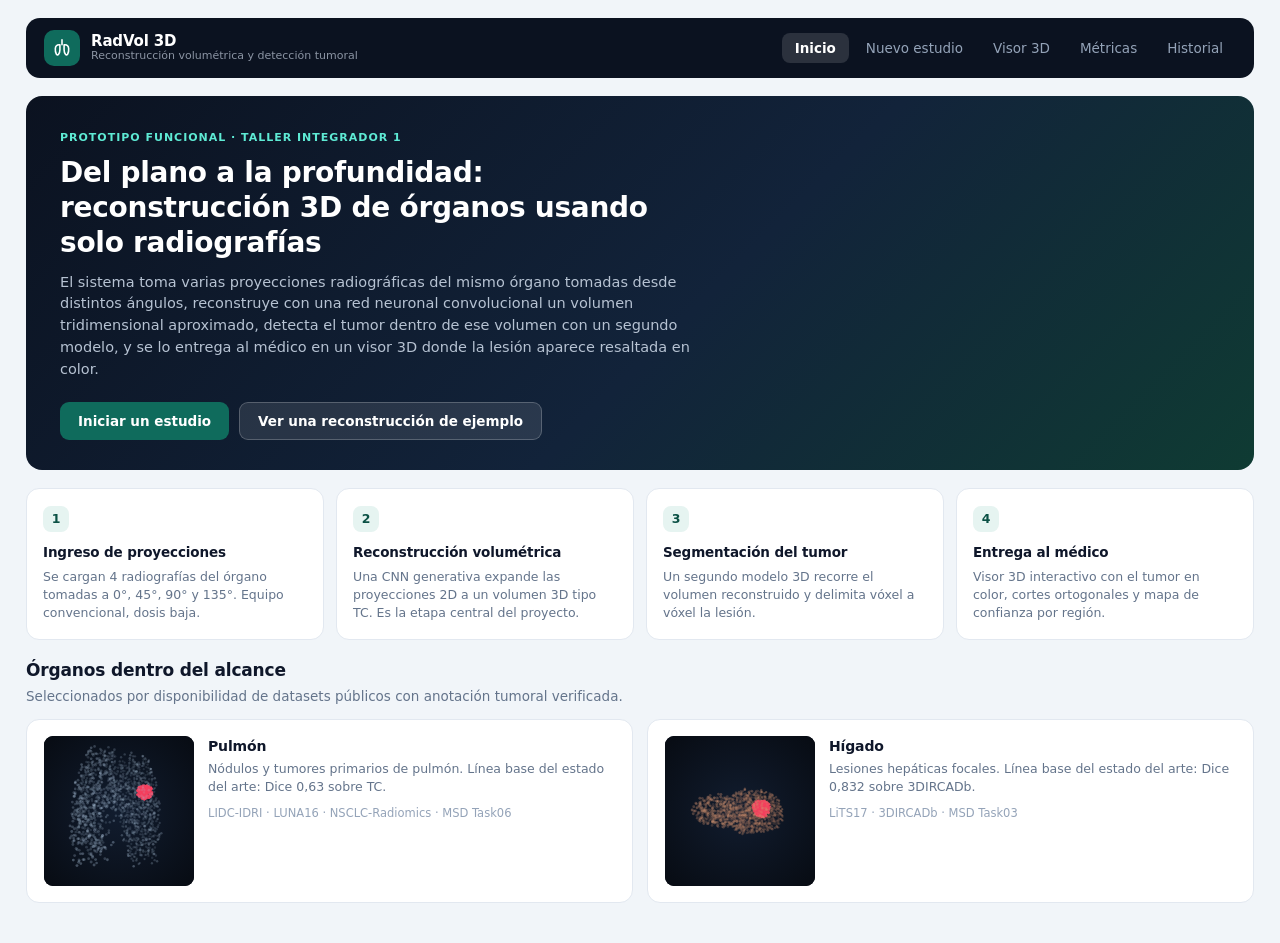
<file: prototype/RadVol3D_prototipo (2).html>
<!doctype html>
<html lang="es">
<head>
<meta charset="utf-8">
<meta name="viewport" content="width=device-width, initial-scale=1">
<title>RadVol 3D</title>
<style>
  :root{
    --ink:#0F172A; --ink2:#334155; --muted:#64748B; --faint:#94A3B8;
    --line:#E2E8F0; --line2:#CBD5E1; --bg:#F1F5F9; --card:#FFFFFF;
    --brand:#0F6B5C; --brand-d:#0B5145; --brand-l:#E6F4F1;
    --nav:#0B1220; --navtxt:#94A3B8;
    --tumor:#E11D48; --tumor-l:#FFE4E6;
    --warn:#B45309; --ok:#15803D;
    --view-bg:#0A0F1A;
  }
  *{box-sizing:border-box;}
  html,body{margin:0;padding:0;}
  body{
    font-family:'Segoe UI',system-ui,-apple-system,Roboto,sans-serif;
    background:var(--bg); color:var(--ink); font-size:14px; line-height:1.5;
    -webkit-font-smoothing:antialiased;
  }
  h1,h2,h3,h4{margin:0; font-weight:700; letter-spacing:-0.01em;}
  button{font-family:inherit; cursor:pointer; border:0; background:none; color:inherit;}
  input,select{font-family:inherit;}
  ::selection{background:#CDEAE3;}

  /* ---------- shell ---------- */
  .shell{max-width:1380px; margin:0 auto; padding:18px 26px 40px;}
  @media (max-width:820px){ .shell{padding:14px 16px 32px;} }

  .topbar{
    display:flex; align-items:center; justify-content:space-between; gap:16px;
    background:var(--nav); border-radius:14px; padding:12px 18px; margin-bottom:18px;
  }
  .brand{display:flex; align-items:center; gap:11px; min-width:0;}
  .logo{
    width:36px; height:36px; border-radius:10px; background:var(--brand);
    display:flex; align-items:center; justify-content:center; flex:none;
  }
  .brand-txt{display:flex; flex-direction:column; line-height:1.15; min-width:0;}
  .brand-txt b{color:#fff; font-size:15px; letter-spacing:-0.01em;}
  .brand-txt span{color:#8B94A3; font-size:11px;}
  .nav{display:flex; align-items:center; gap:4px; flex-wrap:wrap;}
  .nav button{
    color:var(--navtxt); font-size:13.5px; font-weight:500;
    padding:7px 13px; border-radius:8px; transition:.15s;
  }
  .nav button:hover{color:#fff; background:rgba(255,255,255,.07);}
  .nav button.on{color:#fff; background:rgba(255,255,255,.13); font-weight:600;}

  /* ---------- generic ---------- */
  .view{display:none;}
  .view.on{display:block; animation:fade .18s ease;}
  @keyframes fade{from{opacity:0; transform:translateY(3px);}to{opacity:1;transform:none;}}

  .card{background:var(--card); border:1px solid var(--line); border-radius:14px;}
  .pad{padding:20px 22px;}
  .head{display:flex; align-items:flex-start; justify-content:space-between; gap:18px; margin-bottom:16px; flex-wrap:wrap;}
  .head h1{font-size:23px;}
  .head p{margin:3px 0 0; color:var(--muted); font-size:13.5px; max-width:760px;}
  .eyebrow{font-size:11px; font-weight:700; letter-spacing:.09em; color:var(--brand); text-transform:uppercase;}

  .btn{
    display:inline-flex; align-items:center; gap:8px; justify-content:center;
    padding:10px 18px; border-radius:9px; font-size:13.5px; font-weight:600;
    background:var(--brand); color:#fff; transition:.15s;
  }
  .btn:hover{background:var(--brand-d);}
  .btn[disabled]{background:#CBD5E1; color:#fff; cursor:not-allowed;}
  .btn.ghost{background:#fff; color:var(--ink2); border:1px solid var(--line2);}
  .btn.ghost:hover{background:#F8FAFC; border-color:var(--muted);}
  .btn.sm{padding:7px 13px; font-size:12.5px;}

  .grid{display:grid; gap:16px;}
  .tag{
    display:inline-flex; align-items:center; gap:5px; padding:3px 9px; border-radius:20px;
    font-size:11px; font-weight:700; letter-spacing:.02em;
  }
  .tag.brand{background:var(--brand-l); color:var(--brand-d);}
  .tag.tumor{background:var(--tumor-l); color:#9F1239;}
  .tag.grey{background:#F1F5F9; color:var(--muted);}
  .tag.ok{background:#DCFCE7; color:#166534;}
  .tag.warn{background:#FEF3C7; color:#92400E;}

  .kv{font-variant-numeric:tabular-nums;}
  .mono{font-family:ui-monospace,'Cascadia Code',Consolas,monospace;}
</style>
</head>
<body>
<div class="shell">

  <div class="topbar">
    <div class="brand">
      <div class="logo">
        <svg width="20" height="20" viewBox="0 0 24 24" fill="none" stroke="#fff" stroke-width="1.9" stroke-linecap="round" stroke-linejoin="round">
          <path d="M12 2v6"/><path d="M8.5 8C6 8 4.2 10 4 12.6c-.2 2.4.3 5 1.2 6.8.5 1 1.8 1.2 2.5.3 1.2-1.4 1.8-3.4 1.8-5.6V8z"/>
          <path d="M15.5 8c2.5 0 4.3 2 4.5 4.6.2 2.4-.3 5-1.2 6.8-.5 1-1.8 1.2-2.5.3-1.2-1.4-1.8-3.4-1.8-5.6V8z"/>
        </svg>
      </div>
      <div class="brand-txt">
        <b>RadVol 3D</b>
        <span>Reconstrucción volumétrica y detección tumoral</span>
      </div>
    </div>
    <div class="nav" id="nav">
      <button data-go="home">Inicio</button>
      <button data-go="new">Nuevo estudio</button>
      <button data-go="viewer">Visor 3D</button>
      <button data-go="metrics">Métricas</button>
      <button data-go="history">Historial</button>
    </div>
  </div>
<style>
  /* ---------- HOME ---------- */
  .hero{
    background:linear-gradient(135deg,#0B1220 0%,#12233A 55%,#0F3B33 100%);
    border-radius:16px; padding:34px 34px 30px; color:#fff; margin-bottom:18px;
  }
  .hero h1{font-size:28px; max-width:640px; line-height:1.25;}
  .hero p{margin:12px 0 0; color:#B6C2D2; font-size:14.5px; max-width:660px;}
  .hero .row{display:flex; gap:10px; margin-top:22px; flex-wrap:wrap;}
  .hero .btn.ghost{background:rgba(255,255,255,.1); color:#fff; border-color:rgba(255,255,255,.22);}
  .hero .btn.ghost:hover{background:rgba(255,255,255,.18);}

  .pipe{display:grid; grid-template-columns:repeat(4,1fr); gap:12px; margin-bottom:18px;}
  @media (max-width:900px){ .pipe{grid-template-columns:1fr 1fr;} }
  @media (max-width:560px){ .pipe{grid-template-columns:1fr;} }
  .step{background:var(--card); border:1px solid var(--line); border-radius:13px; padding:17px 16px; position:relative;}
  .step .n{
    width:26px; height:26px; border-radius:8px; background:var(--brand-l); color:var(--brand-d);
    display:flex; align-items:center; justify-content:center; font-weight:800; font-size:12.5px; margin-bottom:10px;
  }
  .step h4{font-size:13.5px; margin-bottom:5px;}
  .step p{margin:0; font-size:12.5px; color:var(--muted); line-height:1.45;}

  .organs{display:grid; grid-template-columns:1fr 1fr; gap:14px;}
  @media (max-width:700px){ .organs{grid-template-columns:1fr;} }
  .organ{
    display:flex; gap:14px; align-items:flex-start;
    background:var(--card); border:1px solid var(--line); border-radius:13px; padding:16px 17px;
  }
  .organ canvas{border-radius:9px; background:#0A0F1A; flex:none;}
  .organ h4{font-size:14px; margin-bottom:3px;}
  .organ p{margin:0 0 8px; font-size:12.5px; color:var(--muted);}
  .ds{font-size:11.5px; color:var(--faint);}

  /* ---------- NEW STUDY ---------- */
  .pick{display:grid; grid-template-columns:1fr 1fr; gap:13px; margin-bottom:18px;}
  @media (max-width:700px){ .pick{grid-template-columns:1fr;} }
  .opt{
    border:2px solid var(--line); border-radius:13px; padding:15px 16px; background:var(--card);
    cursor:pointer; transition:.15s; display:flex; gap:13px; align-items:center; text-align:left; width:100%;
  }
  .opt:hover{border-color:var(--line2); background:#FBFDFE;}
  .opt.sel{border-color:var(--brand); background:var(--brand-l);}
  .opt .ic{width:42px; height:42px; border-radius:11px; background:#0A0F1A; flex:none; display:flex; align-items:center; justify-content:center;}
  .opt b{display:block; font-size:14px;}
  .opt span{font-size:12px; color:var(--muted);}
  .opt .chk{
    margin-left:auto; width:20px; height:20px; border-radius:50%; border:2px solid var(--line2); flex:none;
    display:flex; align-items:center; justify-content:center;
  }
  .opt.sel .chk{border-color:var(--brand); background:var(--brand);}
  .opt.sel .chk::after{content:''; width:7px; height:7px; border-radius:50%; background:#fff;}

  .projs{display:grid; grid-template-columns:repeat(4,1fr); gap:12px;}
  @media (max-width:820px){ .projs{grid-template-columns:1fr 1fr;} }
  .proj{
    border:2px dashed var(--line2); border-radius:12px; padding:12px; text-align:center;
    background:#FAFCFD; transition:.18s;
  }
  .proj.filled{border-style:solid; border-color:var(--brand); background:var(--card);}
  .proj canvas{width:100%; height:auto; border-radius:7px; background:#0A0F1A; display:block; margin-bottom:9px;}
  .proj .ph{
    width:100%; aspect-ratio:1/1.25; border-radius:7px; background:#F1F5F9; margin-bottom:9px;
    display:flex; align-items:center; justify-content:center; color:var(--faint);
  }
  .proj b{font-size:12.5px; display:block;}
  .proj span{font-size:11px; color:var(--muted);}

  /* ---------- PROCESSING ---------- */
  .stage{
    display:flex; gap:14px; align-items:flex-start; padding:16px 0; border-bottom:1px solid var(--line);
  }
  .stage:last-child{border-bottom:0;}
  .stage .dot{
    width:30px; height:30px; border-radius:50%; flex:none; display:flex; align-items:center; justify-content:center;
    background:#F1F5F9; color:var(--faint); font-weight:800; font-size:12px; transition:.2s;
  }
  .stage.run .dot{background:var(--brand-l); color:var(--brand-d);}
  .stage.done .dot{background:var(--brand); color:#fff;}
  .stage .body{flex:1; min-width:0;}
  .stage h4{font-size:13.5px; display:flex; align-items:center; gap:9px; flex-wrap:wrap;}
  .stage p{margin:3px 0 9px; font-size:12.5px; color:var(--muted);}
  .bar{height:6px; border-radius:6px; background:#EEF2F6; overflow:hidden;}
  .bar i{display:block; height:100%; width:0%; border-radius:6px; background:var(--brand); transition:width .25s linear;}
  .stg-st{font-size:11.5px; font-weight:700; color:var(--faint);}
  .stage.run .stg-st{color:var(--brand);}
  .stage.done .stg-st{color:var(--ok);}

  /* ---------- VIEWER ---------- */
  .vgrid{display:grid; grid-template-columns:minmax(0,1fr) 320px; gap:16px; align-items:start;}
  @media (max-width:1040px){ .vgrid{grid-template-columns:1fr;} }
  .stage3d{
    background:var(--view-bg); border-radius:14px; position:relative; overflow:hidden;
    border:1px solid #1E293B;
  }
  #cv3d{display:block; width:100%; height:520px; cursor:grab; touch-action:none;}
  #cv3d:active{cursor:grabbing;}
  @media (max-width:700px){ #cv3d{height:400px;} }
  .ov{position:absolute; pointer-events:none; color:#CBD5E1; font-size:11.5px;}
  .ov.tl{top:12px; left:14px;}
  .ov.tr{top:12px; right:14px; text-align:right;}
  .ov.bl{bottom:12px; left:14px;}
  .ov.br{bottom:12px; right:14px; text-align:right;}
  .ov b{color:#F8FAFC; font-size:12.5px; display:block;}
  .ov .dim{color:#64748B;}
  .vtools{
    position:absolute; top:12px; left:50%; transform:translateX(-50%);
    display:flex; gap:5px; background:rgba(15,23,42,.82); padding:5px; border-radius:10px;
    border:1px solid #1E293B; backdrop-filter:blur(4px);
  }
  .vtools button{
    color:#94A3B8; font-size:11.5px; font-weight:600; padding:6px 11px; border-radius:7px; transition:.15s;
  }
  .vtools button:hover{color:#fff; background:rgba(255,255,255,.08);}
  .vtools button.on{color:#fff; background:var(--brand);}

  .panel{background:var(--card); border:1px solid var(--line); border-radius:13px; padding:16px 17px; margin-bottom:14px;}
  .panel h4{font-size:12px; letter-spacing:.07em; text-transform:uppercase; color:var(--muted); margin-bottom:12px;}
  .ctl{margin-bottom:14px;}
  .ctl:last-child{margin-bottom:0;}
  .ctl label{display:flex; justify-content:space-between; font-size:12.5px; margin-bottom:6px; color:var(--ink2);}
  .ctl label b{color:var(--ink); font-variant-numeric:tabular-nums;}
  input[type=range]{width:100%; accent-color:var(--brand); height:4px;}
  .sw{display:flex; align-items:center; justify-content:space-between; padding:7px 0; font-size:13px;}
  .toggle{width:38px; height:21px; border-radius:20px; background:var(--line2); position:relative; transition:.18s; flex:none;}
  .toggle::after{content:''; position:absolute; top:2.5px; left:2.5px; width:16px; height:16px; border-radius:50%; background:#fff; transition:.18s;}
  .toggle.on{background:var(--brand);}
  .toggle.on::after{transform:translateX(17px);}

  .find{border-left:3px solid var(--tumor); background:#FFF1F2; border-radius:0 10px 10px 0; padding:13px 15px; margin-bottom:13px;}
  .find h4{font-size:13px; color:#9F1239; text-transform:none; letter-spacing:0; margin-bottom:8px;}
  .find dl{margin:0; display:grid; grid-template-columns:auto 1fr; gap:4px 12px; font-size:12.5px;}
  .find dt{color:#9F1239; opacity:.75;}
  .find dd{margin:0; font-weight:600; color:#881337; text-align:right; font-variant-numeric:tabular-nums;}

  .slices{display:grid; grid-template-columns:repeat(3,1fr); gap:9px;}
  .slice{text-align:center;}
  .slice canvas{width:100%; height:auto; border-radius:8px; background:#0A0F1A; display:block; border:1px solid #1E293B;}
  .slice span{font-size:10.5px; color:var(--muted); display:block; margin-top:5px; font-weight:600;}

  /* ---------- METRICS ---------- */
  .mtable{width:100%; border-collapse:collapse; font-size:13px;}
  .mtable th{
    text-align:left; font-size:10.5px; letter-spacing:.06em; text-transform:uppercase; color:var(--muted);
    padding:0 12px 9px; border-bottom:1px solid var(--line); font-weight:700;
  }
  .mtable td{padding:12px; border-bottom:1px solid #F1F5F9; vertical-align:middle;}
  .mtable tr:last-child td{border-bottom:0;}
  .mtable .num{font-variant-numeric:tabular-nums; font-weight:700; text-align:right; white-space:nowrap;}
  .mtable .ref{font-size:11.5px; color:var(--muted); line-height:1.35;}
  .oe{
    display:inline-block; font-size:10.5px; font-weight:800; color:var(--brand-d);
    background:var(--brand-l); padding:2px 7px; border-radius:5px; margin-right:7px;
  }
  .delta{font-size:11px; font-weight:700; padding:2px 7px; border-radius:5px; white-space:nowrap;}
  .delta.up{background:#DCFCE7; color:#166534;}
  .delta.down{background:#FEE2E2; color:#991B1B;}

  /* ---------- HISTORY ---------- */
  .hrow{
    display:grid; grid-template-columns:130px minmax(0,1fr) 96px 110px 120px 26px;
    gap:12px; padding:14px 18px; align-items:center; font-size:13px;
    border-bottom:1px solid #F1F5F9; cursor:pointer; transition:.12s; text-align:left; width:100%;
  }
  .hrow:hover{background:#F8FAFC;}
  .hrow:last-child{border-bottom:0;}
  .hhead{
    display:grid; grid-template-columns:130px minmax(0,1fr) 96px 110px 120px 26px;
    gap:12px; padding:12px 18px; background:#F8FAFC; border-bottom:1px solid var(--line);
    font-size:10.5px; letter-spacing:.06em; text-transform:uppercase; color:var(--muted); font-weight:700;
  }
  @media (max-width:860px){
    .hrow,.hhead{grid-template-columns:1fr 1fr; }
    .hhead{display:none;}
  }

  .note{
    background:#FFFBEB; border:1px solid #FDE68A; border-radius:11px; padding:13px 15px;
    font-size:12.5px; color:#78350F; display:flex; gap:10px; align-items:flex-start;
  }
  .note svg{flex:none; margin-top:1px;}
</style>
  <!-- ==================== HOME ==================== -->
  <div class="view" id="v-home">
    <div class="hero">
      <div class="eyebrow" style="color:#5EEAD4">Prototipo funcional · Taller Integrador 1</div>
      <h1 style="margin-top:8px">Del plano a la profundidad: reconstrucción 3D de órganos usando solo radiografías</h1>
      <p>El sistema toma varias proyecciones radiográficas del mismo órgano tomadas desde distintos ángulos,
         reconstruye con una red neuronal convolucional un volumen tridimensional aproximado, detecta el tumor
         dentro de ese volumen con un segundo modelo, y se lo entrega al médico en un visor 3D donde la lesión
         aparece resaltada en color.</p>
      <div class="row">
        <button class="btn" data-go="new">Iniciar un estudio</button>
        <button class="btn ghost" data-go="viewer">Ver una reconstrucción de ejemplo</button>
      </div>
    </div>

    <div class="pipe">
      <div class="step">
        <div class="n">1</div>
        <h4>Ingreso de proyecciones</h4>
        <p>Se cargan 4 radiografías del órgano tomadas a 0°, 45°, 90° y 135°. Equipo convencional, dosis baja.</p>
      </div>
      <div class="step">
        <div class="n">2</div>
        <h4>Reconstrucción volumétrica</h4>
        <p>Una CNN generativa expande las proyecciones 2D a un volumen 3D tipo TC. Es la etapa central del proyecto.</p>
      </div>
      <div class="step">
        <div class="n">3</div>
        <h4>Segmentación del tumor</h4>
        <p>Un segundo modelo 3D recorre el volumen reconstruido y delimita vóxel a vóxel la lesión.</p>
      </div>
      <div class="step">
        <div class="n">4</div>
        <h4>Entrega al médico</h4>
        <p>Visor 3D interactivo con el tumor en color, cortes ortogonales y mapa de confianza por región.</p>
      </div>
    </div>

    <div class="head" style="margin-bottom:12px">
      <div>
        <h2 style="font-size:17px">Órganos dentro del alcance</h2>
        <p>Seleccionados por disponibilidad de datasets públicos con anotación tumoral verificada.</p>
      </div>
    </div>
    <div class="organs">
      <div class="organ">
        <canvas class="mini" data-organ="lung" width="150" height="150"></canvas>
        <div>
          <h4>Pulmón</h4>
          <p>Nódulos y tumores primarios de pulmón. Línea base del estado del arte: Dice 0,63 sobre TC.</p>
          <div class="ds">LIDC-IDRI · LUNA16 · NSCLC-Radiomics · MSD Task06</div>
        </div>
      </div>
      <div class="organ">
        <canvas class="mini" data-organ="liver" width="150" height="150"></canvas>
        <div>
          <h4>Hígado</h4>
          <p>Lesiones hepáticas focales. Línea base del estado del arte: Dice 0,832 sobre 3DIRCADb.</p>
          <div class="ds">LiTS17 · 3DIRCADb · MSD Task03</div>
        </div>
      </div>
    </div>
  </div>

  <!-- ==================== NUEVO ESTUDIO ==================== -->
  <div class="view" id="v-new">
    <div class="head">
      <div>
        <div class="eyebrow">Paso 1 de 2</div>
        <h1 style="margin-top:5px">Nuevo estudio</h1>
        <p>Elige el órgano a reconstruir y carga las proyecciones radiográficas del mismo paciente.</p>
      </div>
    </div>

    <div class="card pad" style="margin-bottom:16px">
      <h4 style="font-size:12px; letter-spacing:.07em; text-transform:uppercase; color:var(--muted); margin-bottom:12px">Órgano</h4>
      <div class="pick" id="pick">
        <button class="opt" data-organ="lung">
          <div class="ic"><canvas class="mini" data-organ="lung" width="42" height="42"></canvas></div>
          <div><b>Pulmón</b><span>Tórax · 4 proyecciones</span></div>
          <div class="chk"></div>
        </button>
        <button class="opt" data-organ="liver">
          <div class="ic"><canvas class="mini" data-organ="liver" width="42" height="42"></canvas></div>
          <div><b>Hígado</b><span>Abdomen superior · 4 proyecciones</span></div>
          <div class="chk"></div>
        </button>
      </div>
    </div>

    <div class="card pad" style="margin-bottom:16px">
      <div style="display:flex; align-items:center; justify-content:space-between; gap:14px; margin-bottom:13px; flex-wrap:wrap">
        <h4 style="font-size:12px; letter-spacing:.07em; text-transform:uppercase; color:var(--muted); margin:0">Proyecciones radiográficas</h4>
        <button class="btn ghost sm" id="btn-load">Cargar radiografías de ejemplo</button>
      </div>
      <div class="projs" id="projs">
        <div class="proj" data-ang="0"><div class="ph">sin cargar</div><b>Proyección AP</b><span>0°</span></div>
        <div class="proj" data-ang="45"><div class="ph">sin cargar</div><b>Oblicua derecha</b><span>45°</span></div>
        <div class="proj" data-ang="90"><div class="ph">sin cargar</div><b>Lateral</b><span>90°</span></div>
        <div class="proj" data-ang="135"><div class="ph">sin cargar</div><b>Oblicua izquierda</b><span>135°</span></div>
      </div>
    </div>

    <div class="note" style="margin-bottom:16px">
      <svg width="15" height="15" viewBox="0 0 24 24" fill="none" stroke="currentColor" stroke-width="2.2" stroke-linecap="round"><circle cx="12" cy="12" r="10"/><path d="M12 8v5M12 16.5v.01"/></svg>
      <div>Este prototipo no ejecuta modelos reales. Las proyecciones de ejemplo son sintéticas (DRR) y el resultado
      mostrado corresponde a un caso preparado para ilustrar el flujo y la interfaz.</div>
    </div>

    <div style="display:flex; gap:10px; justify-content:flex-end; flex-wrap:wrap">
      <button class="btn ghost" data-go="home">Cancelar</button>
      <button class="btn" id="btn-run" disabled>Reconstruir y analizar</button>
    </div>
  </div>

  <!-- ==================== PROCESANDO ==================== -->
  <div class="view" id="v-run">
    <div class="head">
      <div>
        <div class="eyebrow">Paso 2 de 2</div>
        <h1 style="margin-top:5px">Procesando el estudio</h1>
        <p id="run-sub">Ejecutando la cadena de reconstrucción y detección.</p>
      </div>
    </div>

    <div class="card pad">
      <div class="stage" id="st-1">
        <div class="dot">1</div>
        <div class="body">
          <h4>Preprocesamiento y calibración geométrica <span class="stg-st">en espera</span></h4>
          <p>Normalización de intensidades, alineación de las 4 proyecciones y estimación de la geometría de adquisición.</p>
          <div class="bar"><i></i></div>
        </div>
      </div>
      <div class="stage" id="st-2">
        <div class="dot">2</div>
        <div class="body">
          <h4>Reconstrucción volumétrica 3D <span class="stg-st">en espera</span></h4>
          <p>CNN generativa 2D→3D. Expande las proyecciones a un volumen de 128 × 128 × 128 vóxeles.</p>
          <div class="bar"><i></i></div>
        </div>
      </div>
      <div class="stage" id="st-3">
        <div class="dot">3</div>
        <div class="body">
          <h4>Segmentación tumoral <span class="stg-st">en espera</span></h4>
          <p>Red 3D tipo U-Net que delimita la lesión vóxel a vóxel dentro del volumen reconstruido.</p>
          <div class="bar"><i></i></div>
        </div>
      </div>
      <div class="stage" id="st-4">
        <div class="dot">4</div>
        <div class="body">
          <h4>Mapa de confianza <span class="stg-st">en espera</span></h4>
          <p>Marca qué regiones fueron efectivamente observadas por las proyecciones y cuáles fueron inferidas por el modelo.</p>
          <div class="bar"><i></i></div>
        </div>
      </div>
    </div>

    <div style="display:flex; justify-content:space-between; align-items:center; gap:12px; margin-top:16px; flex-wrap:wrap">
      <div class="kv" style="font-size:12.5px; color:var(--muted)">Tiempo transcurrido: <b id="clk" class="mono">0,00 s</b></div>
      <button class="btn" id="btn-open" disabled>Abrir en el visor 3D</button>
    </div>
  </div>
  <!-- ==================== VISOR 3D ==================== -->
  <div class="view" id="v-viewer">
    <div class="head">
      <div>
        <div class="eyebrow">Resultado del estudio</div>
        <h1 style="margin-top:5px" id="vw-title">Reconstrucción volumétrica</h1>
        <p id="vw-sub">Arrastra sobre el volumen para rotarlo. El tumor detectado aparece resaltado en rojo.</p>
      </div>
      <div style="display:flex; gap:9px; flex-wrap:wrap">
        <button class="btn ghost sm" data-go="metrics">Ver métricas</button>
        <button class="btn sm" data-go="report">Reporte del caso</button>
      </div>
    </div>

    <div class="vgrid">
      <div class="stage3d">
        <canvas id="cv3d"></canvas>
        <div class="vtools">
          <button data-mode="tissue" class="on">Tejido</button>
          <button data-mode="conf">Confianza</button>
          <button data-mode="tumor">Solo tumor</button>
        </div>
        <div class="ov tl">
          <b id="ov-organ">Pulmón</b>
          <span class="dim">Volumen reconstruido · 128³ vóxeles</span>
        </div>
        <div class="ov tr">
          <b id="ov-case">Caso #RV-0417</b>
          <span class="dim">4 proyecciones · 0/45/90/135°</span>
        </div>
        <div class="ov bl">
          <span class="dim">Rotación</span>
          <b id="ov-rot" class="mono">Y 0° · X 0°</b>
        </div>
        <div class="ov br">
          <span class="dim">Render</span>
          <b id="ov-fps" class="mono">— FPS</b>
        </div>
      </div>

      <div>
        <div class="find">
          <h4>Lesión detectada</h4>
          <dl>
            <dt>Volumen</dt><dd id="f-vol">14,2 cm³</dd>
            <dt>Diámetro máx.</dt><dd id="f-diam">31 mm</dd>
            <dt>Localización</dt><dd id="f-loc">LSD posterior</dd>
            <dt>Confianza</dt><dd id="f-conf">87 %</dd>
          </dl>
        </div>

        <div class="panel">
          <h4>Controles de visualización</h4>
          <div class="ctl">
            <label>Opacidad del órgano <b id="lb-op">35 %</b></label>
            <input type="range" id="r-op" min="4" max="100" value="35">
          </div>
          <div class="ctl">
            <label>Tamaño de vóxel <b id="lb-pt">2,4 px</b></label>
            <input type="range" id="r-pt" min="10" max="40" value="24">
          </div>
          <div class="sw">
            <span>Resaltar tumor</span>
            <button class="toggle on" id="t-tumor" aria-pressed="true"></button>
          </div>
          <div class="sw">
            <span>Rotación automática</span>
            <button class="toggle on" id="t-spin" aria-pressed="true"></button>
          </div>
          <div class="sw">
            <span>Ejes anatómicos</span>
            <button class="toggle" id="t-axes" aria-pressed="false"></button>
          </div>
        </div>

        <div class="panel">
          <h4>Cortes ortogonales</h4>
          <div class="ctl">
            <label>Corte respecto a la lesión <b id="lb-sl">centrado</b></label>
            <input type="range" id="r-sl" min="15" max="85" value="50">
          </div>
          <div class="slices">
            <div class="slice"><canvas id="sl-ax" width="120" height="120"></canvas><span>AXIAL</span></div>
            <div class="slice"><canvas id="sl-co" width="120" height="120"></canvas><span>CORONAL</span></div>
            <div class="slice"><canvas id="sl-sa" width="120" height="120"></canvas><span>SAGITAL</span></div>
          </div>
        </div>
      </div>
    </div>
  </div>

  <!-- ==================== MÉTRICAS ==================== -->
  <div class="view" id="v-metrics">
    <div class="head">
      <div>
        <div class="eyebrow">Evaluación</div>
        <h1 style="margin-top:5px">Métricas computacionales</h1>
        <p>Cada métrica se contrasta contra el valor reportado en el estado del arte que el proyecto se propone superar,
           según los objetivos específicos del Project Charter.</p>
      </div>
      <button class="btn ghost sm" data-go="viewer">Volver al visor</button>
    </div>

    <div class="card" style="overflow:hidden">
      <div style="padding:18px 10px 0">
        <table class="mtable">
          <thead>
            <tr>
              <th style="width:36%">Métrica</th>
              <th style="width:30%">Referencia del estado del arte</th>
              <th style="text-align:right">Estado del arte</th>
              <th style="text-align:right">Este sistema</th>
              <th style="text-align:right">Resultado</th>
            </tr>
          </thead>
          <tbody id="mbody"></tbody>
        </table>
      </div>
      <div style="padding:14px 22px 18px">
        <div class="note">
          <svg width="15" height="15" viewBox="0 0 24 24" fill="none" stroke="currentColor" stroke-width="2.2" stroke-linecap="round"><circle cx="12" cy="12" r="10"/><path d="M12 8v5M12 16.5v.01"/></svg>
          <div>Los valores de la columna <b>Este sistema</b> son datos de maqueta para ilustrar cómo se presentarán
          los resultados. Los valores del estado del arte sí son reales y corresponden a los artículos citados.</div>
        </div>
      </div>
    </div>
  </div>

  <!-- ==================== REPORTE ==================== -->
  <div class="view" id="v-report">
    <div class="head">
      <div>
        <div class="eyebrow">Caso #RV-0417</div>
        <h1 style="margin-top:5px">Reporte del estudio</h1>
        <p>Resumen que el sistema entrega al médico junto con la reconstrucción tridimensional.</p>
      </div>
      <div style="display:flex; gap:9px; flex-wrap:wrap">
        <button class="btn ghost sm" data-go="viewer">Volver al visor</button>
        <button class="btn sm" id="btn-pdf">Exportar</button>
      </div>
    </div>

    <div class="grid" style="grid-template-columns:minmax(0,1fr) 300px" id="rep-grid">
      <div>
        <div class="card pad" style="margin-bottom:14px">
          <h4 style="font-size:12px; letter-spacing:.07em; text-transform:uppercase; color:var(--muted); margin-bottom:12px">Hallazgo principal</h4>
          <p style="margin:0 0 14px; font-size:14px; line-height:1.6" id="rep-text">
            Se identifica una lesión focal única en el lóbulo superior derecho, de morfología redondeada y bordes
            parcialmente definidos, con un volumen estimado de 14,2 cm³ y un diámetro máximo de 31 mm. La lesión se
            encuentra en una región del volumen con cobertura angular completa por parte de las cuatro proyecciones,
            por lo que el mapa de confianza la clasifica como <b>observada</b> y no inferida.
          </p>
          <div style="display:flex; gap:8px; flex-wrap:wrap">
            <span class="tag tumor">Lesión detectada</span>
            <span class="tag ok">Región observada</span>
            <span class="tag brand">Confianza 87 %</span>
          </div>
        </div>

        <div class="card pad">
          <h4 style="font-size:12px; letter-spacing:.07em; text-transform:uppercase; color:var(--muted); margin-bottom:12px">Trazabilidad del procesamiento</h4>
          <table class="mtable">
            <tbody>
              <tr><td style="color:var(--muted)">Modelo de reconstrucción</td><td class="num">recon3d_lung_v2.4</td></tr>
              <tr><td style="color:var(--muted)">Modelo de segmentación</td><td class="num">segtum3d_lung_v1.8</td></tr>
              <tr><td style="color:var(--muted)">Proyecciones de entrada</td><td class="num">4 · 0/45/90/135°</td></tr>
              <tr><td style="color:var(--muted)">Resolución del volumen</td><td class="num">128 × 128 × 128</td></tr>
              <tr><td style="color:var(--muted)">Tiempo extremo a extremo</td><td class="num">5,84 s</td></tr>
              <tr><td style="color:var(--muted)">Semilla / determinismo</td><td class="num">42 · reproducible</td></tr>
            </tbody>
          </table>
        </div>
      </div>

      <div>
        <div class="panel">
          <h4>Vista del hallazgo</h4>
          <canvas id="rep-cv" width="260" height="260" style="width:100%; height:auto; border-radius:10px; background:#0A0F1A; display:block"></canvas>
        </div>
        <div class="panel">
          <h4>Advertencia clínica</h4>
          <p style="margin:0; font-size:12.5px; color:var(--muted); line-height:1.55">
            El volumen mostrado es una reconstrucción inferida por un modelo generativo a partir de información
            bidimensional incompleta, no una medición tomográfica directa. Las regiones marcadas como inferidas en el
            mapa de confianza pueden contener estructuras fabricadas por el modelo.
          </p>
        </div>
      </div>
    </div>
  </div>

  <!-- ==================== HISTORIAL ==================== -->
  <div class="view" id="v-history">
    <div class="head">
      <div>
        <div class="eyebrow">Registro</div>
        <h1 style="margin-top:5px">Historial de estudios</h1>
        <p>Reconstrucciones realizadas, ordenadas de la más reciente a la más antigua.</p>
      </div>
      <button class="btn sm" data-go="new">Nuevo estudio</button>
    </div>
    <div class="card" style="overflow:hidden">
      <div class="hhead">
        <div>Fecha</div><div>Caso · Órgano</div><div>Proyecc.</div><div>Dice tumor</div><div>Hallazgo</div><div></div>
      </div>
      <div id="hbody"></div>
    </div>
  </div>

</div>
<script>
(function(){
'use strict';

/* ============================================================
   1. GEOMETRÍA DE LOS ÓRGANOS  (funciones implícitas)
   ============================================================ */
function lungInside(x, y, z){
  var side = x < 0 ? -1 : 1;
  var X = Math.abs(x);
  var t = (1 - y) / 2;                 // 0 = ápex, 1 = base
  if (t < 0 || t > 1) return false;
  var w  = 0.14 + 0.28 * Math.sin(Math.PI * (0.15 + 0.80 * t));
  var d  = 0.14 + 0.26 * Math.sin(Math.PI * (0.18 + 0.78 * t));
  var cx = 0.30 + 0.22 * t;
  var u = (X - cx) / w, v = z / d;
  var rr = u * u + v * v;
  if (rr > 1) return false;
  // cúpula diafragmática: el borde inferior sube hacia el centro del lóbulo
  var yMin = -0.95 + 0.22 * (1 - rr);
  if (y < yMin) return false;
  // escotadura cardíaca en el pulmón izquierdo
  if (side < 0){
    var dx = X - 0.26, dy = y + 0.24, dz = z - 0.20;
    if (dx*dx + dy*dy + dz*dz < 0.085) return false;
  }
  return true;
}

function liverInside(x, y, z){
  // plano inferior inclinado (cara visceral)
  if (y < -0.40 + 0.16 * x) return false;
  // escotadura del ligamento redondo entre lóbulos
  if (Math.abs(x + 0.08) < 0.045 && z > 0.04 && y > -0.02) return false;
  var a, b, c, dx, dy, dz;
  // lóbulo derecho
  dx = (x - 0.30) / 0.58; dy = (y - 0.00) / 0.42; dz = (z - 0.00) / 0.40;
  if (dx*dx + dy*dy + dz*dz <= 1) return true;
  // lóbulo izquierdo
  dx = (x + 0.40) / 0.42; dy = (y + 0.04) / 0.26; dz = (z - 0.04) / 0.30;
  if (dx*dx + dy*dy + dz*dz <= 1) return true;
  return false;
}

var ORGANS = {
  lung: {
    key:'lung', label:'Pulmón',
    inside: lungInside,
    box:[1.02, 1.02, 0.60],
    tissue:[168, 190, 212],
    tumor:{ x:0.50, y:0.38, z:0.06, r:0.145 },
    finding:{ vol:'14,2 cm³', diam:'31 mm', loc:'LSD posterior', conf:'87 %' },
    lowConf:{ x:-0.48, y:-0.50, z:-0.22, s:0.34 }
  },
  liver: {
    key:'liver', label:'Hígado',
    inside: liverInside,
    box:[0.95, 0.62, 0.48],
    tissue:[198, 138, 106],
    tumor:{ x:0.36, y:0.06, z:0.11, r:0.155 },
    finding:{ vol:'11,7 cm³', diam:'28 mm', loc:'Segmento VII', conf:'83 %' },
    lowConf:{ x:-0.52, y:-0.18, z:-0.20, s:0.32 }
  }
};

function inTumor(o, x, y, z){
  var t = o.tumor, dx = x - t.x, dy = y - t.y, dz = z - t.z;
  return dx*dx + dy*dy + dz*dz <= t.r * t.r;
}

/* ============================================================
   2. GENERACIÓN DE LA NUBE DE PUNTOS
   ============================================================ */
function mulberry(seed){
  return function(){
    seed |= 0; seed = seed + 0x6D2B79F5 | 0;
    var t = Math.imul(seed ^ seed >>> 15, 1 | seed);
    t = t + Math.imul(t ^ t >>> 7, 61 | t) ^ t;
    return ((t ^ t >>> 14) >>> 0) / 4294967296;
  };
}

function shellness(o, x, y, z){
  var e = 0.055, out = 0;
  if (!o.inside(x+e,y,z)) out++;
  if (!o.inside(x-e,y,z)) out++;
  if (!o.inside(x,y+e,z)) out++;
  if (!o.inside(x,y-e,z)) out++;
  if (!o.inside(x,y,z+e)) out++;
  if (!o.inside(x,y,z-e)) out++;
  return out / 6;
}

var cloudCache = {};
function buildCloud(o, nOrgan, nTumor, seed){
  var ck = o.key + '|' + nOrgan + '|' + nTumor;
  if (cloudCache[ck]) return cloudCache[ck];
  var rnd = mulberry(seed || 1337);
  var bx = o.box[0], by = o.box[1], bz = o.box[2];
  var X = [], Y = [], Z = [], SH = [], CF = [], TU = [];
  var guard = nOrgan * 80, i = 0, n = 0;

  while (n < nOrgan && i < guard){
    i++;
    var x = (rnd()*2-1)*bx, y = (rnd()*2-1)*by, z = (rnd()*2-1)*bz;
    if (!o.inside(x,y,z)) continue;
    if (inTumor(o,x,y,z)) continue;
    var sh = shellness(o,x,y,z);
    // confianza: alta cerca de superficies observadas, baja en la zona de sombra angular
    var lc = o.lowConf;
    var dx=(x-lc.x)/lc.s, dy=(y-lc.y)/lc.s, dz=(z-lc.z)/lc.s;
    var shadow = Math.exp(-(dx*dx+dy*dy+dz*dz));
    var cf = 0.56 + 0.40*sh - 0.42*shadow + 0.07*(rnd()-0.5);
    X.push(x); Y.push(y); Z.push(z); SH.push(sh);
    CF.push(Math.max(0.08, Math.min(1, cf))); TU.push(0);
    n++;
  }

  var t = o.tumor, m = 0, j = 0, tguard = nTumor * 60;
  while (m < nTumor && j < tguard){
    j++;
    var ux=(rnd()*2-1), uy=(rnd()*2-1), uz=(rnd()*2-1);
    var rr = ux*ux+uy*uy+uz*uz;
    if (rr > 1) continue;
    var px = t.x + ux*t.r, py = t.y + uy*t.r, pz = t.z + uz*t.r;
    X.push(px); Y.push(py); Z.push(pz);
    SH.push(0.35 + 0.65*rr); CF.push(0.90); TU.push(1);
    m++;
  }

  var c = {
    x:Float32Array.from(X), y:Float32Array.from(Y), z:Float32Array.from(Z),
    sh:Float32Array.from(SH), cf:Float32Array.from(CF), tu:Uint8Array.from(TU),
    n:X.length
  };
  cloudCache[ck] = c;
  return c;
}

/* ============================================================
   3. RENDERIZADOR 3D
   ============================================================ */
function Renderer(canvas, organKey){
  this.cv = canvas;
  this.ctx = canvas.getContext('2d');
  this.ry = 0.30; this.rx = -0.16;
  this.mode = 'tissue';
  this.opacity = 0.35;
  this.ptSize = 2.4;
  this.showTumor = true;
  this.showAxes = false;
  this.spin = true;
  this.dpr = Math.min(window.devicePixelRatio || 1, 2);
  this.setOrgan(organKey, 5000, 800);
  this.tx = new Float32Array(this.cloud.n);
  this.ty = new Float32Array(this.cloud.n);
  this.tz = new Float32Array(this.cloud.n);
  this.si = new Uint16Array(this.cloud.n);
  var self = this;
  this.cmp = function(p, q){ return self.si[p] - self.si[q]; };
  this.NB = 56;
  this.buckets = [];
  for (var i = 0; i < this.NB; i++) this.buckets.push([]);
}

/* Paleta plana. Cada punto se reduce a un índice entero de color, lo que
   permite agrupar los puntos por color dentro de cada capa de profundidad y
   fijar fillStyle unas pocas decenas de veces por fotograma en lugar de miles. */
var NL = 10, NA = 14;           // niveles de luminancia y de opacidad
var OFF_TUM = 0, OFF_TUMC = 32, OFF_GHOST = 64, OFF_TIS = 80, OFF_CNF = OFF_TIS + NL * NA;

Renderer.prototype.buildPalette = function(){
  var t = this.organ.tissue, i, j, k;
  var pal = new Array(OFF_CNF + NL * NA);
  for (k = 0; k < 32; k++){
    var al = (0.55 + 0.42 * (k / 31)).toFixed(3);
    pal[OFF_TUM  + k] = 'rgba(244,63,94,' + al + ')';
    pal[OFF_TUMC + k] = 'rgba(225,29,72,' + al + ')';
  }
  for (k = 0; k < 16; k++){
    pal[OFF_GHOST + k] = 'rgba(' + t[0] + ',' + t[1] + ',' + t[2] + ',' +
      (0.05 + 0.05 * (k / 15)).toFixed(3) + ')';
  }
  for (i = 0; i < NL; i++){
    var f = NL > 1 ? i / (NL - 1) : 1;
    var lum = 0.80 + 0.48 * f;
    var head = 'rgba(' + Math.round(Math.min(255, t[0] * lum)) + ',' +
                         Math.round(Math.min(255, t[1] * lum)) + ',' +
                         Math.round(Math.min(255, t[2] * lum)) + ',';
    var cr = Math.round(235 - 190 * f), cg = Math.round(70 + 130 * f), cb = Math.round(80 + 60 * f);
    var h2 = 'rgba(' + cr + ',' + cg + ',' + cb + ',';
    for (j = 0; j < NA; j++){
      var av = ((j + 1) / NA * 0.96).toFixed(3);
      pal[OFF_TIS + i * NA + j] = head + av + ')';
      pal[OFF_CNF + i * NA + j] = h2 + av + ')';
    }
  }
  this.pal = pal;
};

Renderer.prototype.setOrgan = function(key, nO, nT){
  this.organ = ORGANS[key];
  this.cloud = buildCloud(this.organ, nO || 5000, nT || 800, key === 'lung' ? 1337 : 9001);
  this.buildPalette();
  if (this.tx && this.tx.length !== this.cloud.n){
    this.tx = new Float32Array(this.cloud.n);
    this.ty = new Float32Array(this.cloud.n);
    this.tz = new Float32Array(this.cloud.n);
    this.si = new Uint16Array(this.cloud.n);
  }
};

Renderer.prototype.resize = function(){
  var r = this.cv.getBoundingClientRect();
  var w = Math.max(1, Math.round(r.width)), h = Math.max(1, Math.round(r.height));
  if (this.cw === w && this.chh === h) return;
  this.cw = w; this.chh = h;
  this.cv.width  = Math.round(w * this.dpr);
  this.cv.height = Math.round(h * this.dpr);
};

Renderer.prototype.frame = function(){
  this.resize();
  var ctx = this.ctx, W = this.cw, H = this.chh, dpr = this.dpr;
  if (!W || !H) return;
  ctx.setTransform(dpr, 0, 0, dpr, 0, 0);
  ctx.clearRect(0, 0, W, H);

  // fondo con viñeta
  var g = ctx.createRadialGradient(W/2, H/2, 10, W/2, H/2, Math.max(W,H)*0.72);
  g.addColorStop(0, '#111C2E'); g.addColorStop(1, '#070B12');
  ctx.fillStyle = g; ctx.fillRect(0, 0, W, H);

  var c = this.cloud, n = c.n;
  var cy = Math.cos(this.ry), sy = Math.sin(this.ry);
  var cx = Math.cos(this.rx), sx = Math.sin(this.rx);
  var scale = Math.min(W, H) * 0.40;
  var ox = W / 2, oy = H / 2;
  var focal = 3.4;

  var zmin = 1e9, zmax = -1e9, i;
  for (i = 0; i < n; i++){
    var x = c.x[i], y = c.y[i], z = c.z[i];
    var x1 =  x * cy + z * sy;
    var z1 = -x * sy + z * cy;
    var y2 =  y * cx - z1 * sx;
    var z2 =  y * sx + z1 * cx;
    this.tx[i] = x1; this.ty[i] = y2; this.tz[i] = z2;
    if (z2 < zmin) zmin = z2;
    if (z2 > zmax) zmax = z2;
  }

  var NB = this.NB, bk = this.buckets;
  for (i = 0; i < NB; i++) bk[i].length = 0;
  var span = (zmax - zmin) || 1;
  for (i = 0; i < n; i++){
    var b = ((this.tz[i] - zmin) / span) * (NB - 1) | 0;
    bk[b].push(i);
  }

  var base = this.ptSize;
  var op = this.opacity;
  var mode = this.mode;
  var si = this.si, pal = this.pal;
  var isConf = mode === 'conf', isOnlyTumor = mode === 'tumor';
  var cOff = isConf ? OFF_CNF : OFF_TIS;
  var tOff = isConf ? OFF_TUMC : OFF_TUM;

  for (var bi = 0; bi < NB; bi++){
    var arr = bk[bi];
    var m = arr.length;
    if (!m) continue;

    // 1) índice de color de cada punto de esta capa
    for (var k = 0; k < m; k++){
      var id0 = arr[k];
      var dp = (this.tz[id0] - zmin) / span;
      if (c.tu[id0] === 1){
        si[id0] = tOff + ((dp * 31) | 0);
      } else if (isOnlyTumor){
        si[id0] = OFF_GHOST + ((dp * 15) | 0);
      } else {
        var shv = c.sh[id0];
        var av = isConf
          ? op * (0.48 + 0.52 * shv) * (0.58 + 0.42 * dp) * 1.45
          : op * (0.52 + 0.48 * shv) * (0.58 + 0.42 * dp) * 1.55;
        var aj = (av / 0.96 * NA) | 0;
        if (aj > NA - 1) aj = NA - 1; if (aj < 0) aj = 0;
        var lj = isConf ? ((c.cf[id0] * (NL - 1)) | 0) : ((dp * (NL - 1)) | 0);
        si[id0] = cOff + lj * NA + aj;
      }
    }

    // 2) agrupar por color dentro de la capa (el orden interno no afecta la profundidad)
    arr.sort(this.cmp);

    // 3) dibujar cambiando fillStyle solo cuando cambia el color
    var cur = -1;
    for (var k2 = 0; k2 < m; k2++){
      var idx = arr[k2];
      var isTu = c.tu[idx] === 1;
      if (isTu && !this.showTumor) continue;

      var persp = focal / (focal - this.tz[idx]);
      var sxp = ox + this.tx[idx] * scale * persp;
      var syp = oy - this.ty[idx] * scale * persp;
      if (sxp < -8 || sxp > W + 8 || syp < -8 || syp > H + 8) continue;

      if (si[idx] !== cur){ cur = si[idx]; ctx.fillStyle = pal[cur]; }

      var rad = base * persp;
      if (isTu) rad *= 1.08;
      if (rad < 1.7){
        ctx.fillRect(sxp - rad, syp - rad, rad * 2, rad * 2);
      } else {
        ctx.beginPath();
        ctx.arc(sxp, syp, rad, 0, 6.2832);
        ctx.fill();
      }
    }
  }

  if (this.showAxes) this.drawAxes(ctx, ox, oy, scale, cy, sy, cx, sx, focal);
};

Renderer.prototype.drawAxes = function(ctx, ox, oy, scale, cy, sy, cx, sx, focal){
  var self = this;
  function proj(x, y, z){
    var x1 =  x * cy + z * sy;
    var z1 = -x * sy + z * cy;
    var y2 =  y * cx - z1 * sx;
    var z2 =  y * sx + z1 * cx;
    var p = focal / (focal - z2);
    return [ox + x1 * scale * p, oy - y2 * scale * p];
  }
  var axes = [
    [[0,0,0],[1.25,0,0], '#38BDF8', 'IZQ'],
    [[0,0,0],[0,1.25,0], '#A3E635', 'SUP'],
    [[0,0,0],[0,0,1.05], '#FBBF24', 'ANT']
  ];
  ctx.lineWidth = 1.4;
  ctx.font = '600 10px ui-monospace,monospace';
  for (var i = 0; i < axes.length; i++){
    var a = proj.apply(null, axes[i][0]);
    var b = proj.apply(null, axes[i][1]);
    ctx.strokeStyle = axes[i][2];
    ctx.globalAlpha = 0.75;
    ctx.beginPath(); ctx.moveTo(a[0], a[1]); ctx.lineTo(b[0], b[1]); ctx.stroke();
    ctx.globalAlpha = 1;
    ctx.fillStyle = axes[i][2];
    ctx.fillText(axes[i][3], b[0] + 4, b[1] + 3);
  }
};

/* ============================================================
   4. CORTES ORTOGONALES
   ============================================================ */
function drawSlice(canvas, organKey, plane, s){
  var o = ORGANS[organKey];
  var ctx = canvas.getContext('2d');
  var W = canvas.width, H = canvas.height;
  ctx.fillStyle = '#080D16'; ctx.fillRect(0, 0, W, H);

  var N = 60, cell = W / N;
  var ext = 1.05;
  // s = 0,5 deja el corte centrado en la lesión; el resto lo desplaza alrededor de ella
  var t = o.tumor;
  var anchor = plane === 'ax' ? t.y : (plane === 'co' ? t.z : t.x);
  var swing  = plane === 'co' ? 1.10 : 1.70;
  var coord = anchor + (s - 0.5) * swing;
  if (coord < -ext) coord = -ext;
  if (coord >  ext) coord =  ext;

  for (var iy = 0; iy < N; iy++){
    for (var ix = 0; ix < N; ix++){
      var u = -ext + 2 * ext * (ix + 0.5) / N;
      var v =  ext - 2 * ext * (iy + 0.5) / N;
      var x, y, z;
      if (plane === 'ax'){ x = u; z = -v; y = coord; }
      else if (plane === 'co'){ x = u; y = v; z = coord; }
      else { z = u; y = v; x = coord; }

      if (!o.inside(x, y, z)) continue;
      if (inTumor(o, x, y, z)){
        ctx.fillStyle = 'rgba(244,63,94,0.92)';
      } else {
        var sh = shellness(o, x, y, z);
        var lv = Math.round(70 + 120 * sh);
        ctx.fillStyle = 'rgb(' + lv + ',' + (lv + 8) + ',' + (lv + 20) + ')';
      }
      ctx.fillRect(ix * cell, iy * cell, cell + 0.6, cell + 0.6);
    }
  }
  // retícula
  ctx.strokeStyle = 'rgba(148,163,184,0.22)'; ctx.lineWidth = 1;
  ctx.beginPath();
  ctx.moveTo(W/2, 0); ctx.lineTo(W/2, H);
  ctx.moveTo(0, H/2); ctx.lineTo(W, H/2);
  ctx.stroke();
}

/* ============================================================
   5. RADIOGRAFÍAS SINTÉTICAS (proyecciones de entrada)
   ============================================================ */
var denseCache = {};
function denseCloud(o){
  if (denseCache[o.key]) return denseCache[o.key];
  var rnd = mulberry(4242);
  var bx = o.box[0], by = o.box[1], bz = o.box[2];
  var X = [], Y = [], Z = [], T = [];
  var need = 13000, guard = need * 60, i = 0;
  while (X.length < need && i < guard){
    i++;
    var x = (rnd()*2-1)*bx, y = (rnd()*2-1)*by, z = (rnd()*2-1)*bz;
    if (!o.inside(x, y, z)) continue;
    X.push(x); Y.push(y); Z.push(z); T.push(inTumor(o, x, y, z) ? 1 : 0);
  }
  var d = { x:Float32Array.from(X), y:Float32Array.from(Y), z:Float32Array.from(Z),
            t:Uint8Array.from(T), n:X.length };
  denseCache[o.key] = d;
  return d;
}

function drawRadiograph(canvas, organKey, angleDeg){
  var o = ORGANS[organKey], d = denseCloud(o);
  var ctx = canvas.getContext('2d');
  var W = canvas.width, H = canvas.height;
  var acc = new Float32Array(W * H);
  var a = angleDeg * Math.PI / 180, ca = Math.cos(a), sa = Math.sin(a);
  var scale = Math.min(W, H) * 0.40;
  var ox = W / 2, oy = H / 2;

  for (var i = 0; i < d.n; i++){
    var x = d.x[i] * ca + d.z[i] * sa;
    var px = (ox + x * scale) | 0;
    var py = (oy - d.y[i] * scale * 0.92) | 0;
    var wgt = d.t[i] ? 2.6 : 1;
    for (var dy = -1; dy <= 1; dy++){
      for (var dx = -1; dx <= 1; dx++){
        var qx = px + dx, qy = py + dy;
        if (qx < 0 || qx >= W || qy < 0 || qy >= H) continue;
        acc[qy * W + qx] += wgt * (dx === 0 && dy === 0 ? 1 : 0.5);
      }
    }
  }

  var mx = 0;
  for (var k = 0; k < acc.length; k++) if (acc[k] > mx) mx = acc[k];
  if (!mx) mx = 1;

  var img = ctx.createImageData(W, H);
  var rnd = mulberry(77 + angleDeg);
  for (var p = 0; p < acc.length; p++){
    var yy = (p / W) | 0, xx = p % W;
    var nx = (xx - ox) / (W * 0.5), ny = (yy - oy) / (H * 0.5);
    var vig = 1 - 0.38 * Math.min(1, nx*nx + ny*ny);
    var v = Math.pow(acc[p] / mx, 0.52);
    var lum = (16 + 218 * v) * vig + (rnd() - 0.5) * 13;
    lum = Math.max(0, Math.min(255, lum));
    var q = p * 4;
    img.data[q] = lum; img.data[q+1] = lum; img.data[q+2] = lum * 1.02; img.data[q+3] = 255;
  }
  ctx.putImageData(img, 0, 0);
}

/* ============================================================
   6. MINIATURAS 3D
   ============================================================ */
function renderMini(canvas, organKey){
  var o = ORGANS[organKey];
  var c = buildCloud(o, 1500, 260, organKey === 'lung' ? 1337 : 9001);
  var ctx = canvas.getContext('2d');
  var W = canvas.width, H = canvas.height;
  var g = ctx.createRadialGradient(W/2, H/2, 4, W/2, H/2, W*0.72);
  g.addColorStop(0, '#111C2E'); g.addColorStop(1, '#070B12');
  ctx.fillStyle = g; ctx.fillRect(0, 0, W, H);

  var ry = 0.55, rx = -0.16;
  var cy = Math.cos(ry), sy = Math.sin(ry), cxr = Math.cos(rx), sxr = Math.sin(rx);
  var scale = W * 0.40, ox = W/2, oy = H/2, focal = 3.4;
  var tis = o.tissue;
  var pts = [];
  for (var i = 0; i < c.n; i++){
    var x1 =  c.x[i]*cy + c.z[i]*sy;
    var z1 = -c.x[i]*sy + c.z[i]*cy;
    var y2 =  c.y[i]*cxr - z1*sxr;
    var z2 =  c.y[i]*sxr + z1*cxr;
    pts.push([x1, y2, z2, i]);
  }
  pts.sort(function(a, b){ return a[2] - b[2]; });
  var r = Math.max(0.7, W / 120);
  for (var j = 0; j < pts.length; j++){
    var p = pts[j], idx = p[3];
    var persp = focal / (focal - p[2]);
    var dep = (p[2] + 1) / 2;
    var col, al;
    if (c.tu[idx]){ col = '244,63,94'; al = 0.85; }
    else {
      var lum = 0.78 + 0.5 * dep;
      col = Math.round(Math.min(255, tis[0]*lum)) + ',' + Math.round(Math.min(255, tis[1]*lum)) + ',' + Math.round(Math.min(255, tis[2]*lum));
      al = 0.50 * (0.42 + 0.58 * c.sh[idx]) * (0.58 + 0.42 * dep);
    }
    ctx.fillStyle = 'rgba(' + col + ',' + al.toFixed(3) + ')';
    ctx.beginPath();
    ctx.arc(ox + p[0]*scale*persp, oy - p[1]*scale*persp, r*persp, 0, 6.2832);
    ctx.fill();
  }
}

/* ============================================================
   7. ESTADO Y NAVEGACIÓN
   ============================================================ */
var $  = function(s){ return document.querySelector(s); };
var $$ = function(s){ return Array.prototype.slice.call(document.querySelectorAll(s)); };

var VIEWS = ['home','new','run','viewer','metrics','report','history'];
var NAV_OF = { home:'home', new:'new', run:'new', viewer:'viewer', metrics:'metrics', report:'viewer', history:'history' };

var state = { organ:'lung', loaded:false, current:'home', done:false };
var R = null, raf = null, fps = { last:0, acc:0, n:0 };

function show(v){
  if (VIEWS.indexOf(v) < 0) v = 'home';
  state.current = v;
  VIEWS.forEach(function(k){ $('#v-' + k).classList.toggle('on', k === v); });
  var navKey = NAV_OF[v];
  $$('#nav button').forEach(function(b){ b.classList.toggle('on', b.dataset.go === navKey); });
  window.scrollTo(0, 0);

  if (v === 'viewer'){ startViewer(); } else { stopViewer(); }
  if (v === 'run') startRun();
  if (v === 'report') renderReportThumb();
  if (v === 'new') resetNew();
}

document.addEventListener('click', function(e){
  var b = e.target.closest('[data-go]');
  if (b){ e.preventDefault(); show(b.dataset.go); }
});

/* ============================================================
   8. VISTA "NUEVO ESTUDIO"
   ============================================================ */
function resetNew(){
  $$('#pick .opt').forEach(function(o){ o.classList.toggle('sel', o.dataset.organ === state.organ); });
  refreshRun();
}

$$('#pick .opt').forEach(function(o){
  o.addEventListener('click', function(){
    state.organ = o.dataset.organ;
    $$('#pick .opt').forEach(function(x){ x.classList.remove('sel'); });
    o.classList.add('sel');
    if (state.loaded) loadProjections();
    refreshRun();
  });
});

function loadProjections(){
  $$('#projs .proj').forEach(function(p){
    var ang = +p.dataset.ang;
    var ph = p.querySelector('.ph');
    var cv = p.querySelector('canvas');
    if (!cv){
      cv = document.createElement('canvas');
      cv.width = 104; cv.height = 130;
      if (ph) p.replaceChild(cv, ph);
      else p.insertBefore(cv, p.firstChild);
    }
    drawRadiograph(cv, state.organ, ang);
    p.classList.add('filled');
  });
  state.loaded = true;
  refreshRun();
}

$('#btn-load').addEventListener('click', loadProjections);

function refreshRun(){
  $('#btn-run').disabled = !(state.loaded && state.organ);
}

$('#btn-run').addEventListener('click', function(){ show('run'); });

/* ============================================================
   9. VISTA "PROCESANDO"
   ============================================================ */
var runTimers = [];
function clearRun(){ runTimers.forEach(clearInterval); runTimers.forEach(clearTimeout); runTimers = []; }

var STAGES = [
  { id:'st-1', dur:900,  label:'Completado' },
  { id:'st-2', dur:2600, label:'Volumen 128³ generado' },
  { id:'st-3', dur:1900, label:'1 lesión detectada' },
  { id:'st-4', dur:1100, label:'Mapa generado' }
];

function startRun(){
  clearRun();
  state.done = false;
  $('#btn-open').disabled = true;
  $('#run-sub').textContent = 'Ejecutando la cadena de reconstrucción y detección sobre el estudio de ' +
    ORGANS[state.organ].label.toLowerCase() + '.';
  STAGES.forEach(function(s){
    var el = $('#' + s.id);
    el.className = 'stage';
    el.querySelector('.bar i').style.width = '0%';
    el.querySelector('.stg-st').textContent = 'en espera';
  });

  var t0 = performance.now();
  var clk = setInterval(function(){
    var s = (performance.now() - t0) / 1000;
    $('#clk').textContent = s.toFixed(2).replace('.', ',') + ' s';
  }, 60);
  runTimers.push(clk);

  var delay = 0;
  STAGES.forEach(function(s, i){
    var to = setTimeout(function(){
      var el = $('#' + s.id);
      el.classList.add('run');
      el.querySelector('.stg-st').textContent = 'procesando';
      var p = 0, bar = el.querySelector('.bar i');
      var iv = setInterval(function(){
        p += 100 / (s.dur / 90);
        if (p >= 100){
          p = 100; clearInterval(iv);
          el.classList.remove('run'); el.classList.add('done');
          el.querySelector('.stg-st').textContent = s.label;
          if (i === STAGES.length - 1){
            clearInterval(clk);
            state.done = true;
            $('#btn-open').disabled = false;
            $('#run-sub').textContent = 'Procesamiento completado. El volumen está listo para revisión.';
          }
        }
        bar.style.width = p + '%';
      }, 90);
      runTimers.push(iv);
    }, delay);
    runTimers.push(to);
    delay += s.dur + 220;
  });
}

$('#btn-open').addEventListener('click', function(){ show('viewer'); });

/* ============================================================
   10. VISOR 3D
   ============================================================ */
function startViewer(){
  var cv = $('#cv3d');
  if (!R) R = new Renderer(cv, state.organ);
  else if (R.organ.key !== state.organ) R.setOrgan(state.organ, 5000, 800);

  var o = ORGANS[state.organ];
  $('#ov-organ').textContent = o.label;
  $('#vw-title').textContent = 'Reconstrucción volumétrica · ' + o.label;
  $('#f-vol').textContent  = o.finding.vol;
  $('#f-diam').textContent = o.finding.diam;
  $('#f-loc').textContent  = o.finding.loc;
  $('#f-conf').textContent = o.finding.conf;

  $('#r-sl').value = 50;
  $('#lb-sl').textContent = 'centrado';
  updateSlices();
  if (raf) cancelAnimationFrame(raf);
  loop();
}
function stopViewer(){ if (raf){ cancelAnimationFrame(raf); raf = null; } }

function loop(ts){
  raf = requestAnimationFrame(loop);
  if (!R) return;
  if (R.spin && !drag.on) R.ry += 0.0040;
  R.frame();

  if (ts){
    if (fps.last){
      fps.acc += ts - fps.last; fps.n++;
      if (fps.n >= 22){
        var f = 1000 / (fps.acc / fps.n);
        $('#ov-fps').textContent = Math.round(f) + ' FPS';
        fps.acc = 0; fps.n = 0;
      }
    }
    fps.last = ts;
  }
  var dy = Math.round(R.ry * 180 / Math.PI) % 360;
  if (dy < 0) dy += 360;
  var dx = Math.round(R.rx * 180 / Math.PI);
  $('#ov-rot').textContent = 'Y ' + dy + '° · X ' + dx + '°';
}

var drag = { on:false, x:0, y:0 };
(function(){
  var cv = $('#cv3d');
  function down(e){
    drag.on = true;
    var p = e.touches ? e.touches[0] : e;
    drag.x = p.clientX; drag.y = p.clientY;
  }
  function move(e){
    if (!drag.on || !R) return;
    var p = e.touches ? e.touches[0] : e;
    R.ry += (p.clientX - drag.x) * 0.008;
    R.rx += (p.clientY - drag.y) * 0.006;
    R.rx = Math.max(-1.3, Math.min(1.3, R.rx));
    drag.x = p.clientX; drag.y = p.clientY;
    if (e.cancelable) e.preventDefault();
  }
  function up(){ drag.on = false; }
  cv.addEventListener('mousedown', down);
  window.addEventListener('mousemove', move);
  window.addEventListener('mouseup', up);
  cv.addEventListener('touchstart', down, { passive:true });
  cv.addEventListener('touchmove', move, { passive:false });
  window.addEventListener('touchend', up);
})();

$$('.vtools button').forEach(function(b){
  b.addEventListener('click', function(){
    $$('.vtools button').forEach(function(x){ x.classList.remove('on'); });
    b.classList.add('on');
    if (R) R.mode = b.dataset.mode;
  });
});

function bindRange(id, lbl, fmt, apply){
  var el = $(id);
  el.addEventListener('input', function(){
    var v = +el.value;
    $(lbl).textContent = fmt(v);
    apply(v);
  });
}
bindRange('#r-op', '#lb-op', function(v){ return v + ' %'; }, function(v){ if (R) R.opacity = v / 100; });
bindRange('#r-pt', '#lb-pt', function(v){ return (v/10).toFixed(1).replace('.', ',') + ' px'; }, function(v){ if (R) R.ptSize = v / 10; });
bindRange('#r-sl', '#lb-sl', function(v){
  if (v === 50) return 'centrado';
  return (v > 50 ? '+' : '') + (v - 50) + ' mm';
}, function(){ updateSlices(); });

function bindToggle(id, apply){
  var el = $(id);
  el.addEventListener('click', function(){
    var on = !el.classList.contains('on');
    el.classList.toggle('on', on);
    el.setAttribute('aria-pressed', String(on));
    apply(on);
  });
}
bindToggle('#t-tumor', function(v){ if (R) R.showTumor = v; });
bindToggle('#t-spin',  function(v){ if (R) R.spin = v; });
bindToggle('#t-axes',  function(v){ if (R) R.showAxes = v; });

function updateSlices(){
  var s = +$('#r-sl').value / 100;
  drawSlice($('#sl-ax'), state.organ, 'ax', 1 - s);
  drawSlice($('#sl-co'), state.organ, 'co', s);
  drawSlice($('#sl-sa'), state.organ, 'sa', s);
}

window.addEventListener('resize', function(){
  if (R && state.current === 'viewer') R.resize();
});

/* ============================================================
   11. MÉTRICAS
   ============================================================ */
var METRICS = [
  ['OE1','PSNR del volumen reconstruido','Zanier et al. (2026) · TomoRay cranial, European Radiology','15,61 dB','18,42 dB','+2,81 dB',1],
  ['OE1','SSIM del volumen reconstruido','Zanier et al. (2026) · TomoRay cranial, European Radiology','0,782','0,834','+0,052',1],
  ['OE1','Dice de la estructura anatómica','Chen et al. (2024) · ReVerteR, Scientific Reports','0,8247','0,8613','+0,0366',1],
  ['OE2','Dice del tumor — pulmón','Carles et al. (2024) · nnU-Net, European Radiology','0,630','0,671','+0,041',1],
  ['OE2','Dice del tumor — hígado','Shin et al. (2026) · G-UNETR++, Diagnostics','0,832','0,847','+0,015',1],
  ['OE2','Sensibilidad en la detección','Carles et al. (2024) · nnU-Net, European Radiology','0,688','0,742','+0,054',1],
  ['OE3','Tiempo extremo a extremo','Chen et al. (2024) · ReVerteR, Scientific Reports','7,72 s','5,84 s','−1,88 s',1],
  ['OE3','Refresco del visor 3D','AboArab et al. (2025) · DECODE-3DViz, J. Imaging Inform. Med.','144 FPS','96 FPS','objetivo ≥60 ✓',1],
  ['OE4','Caída en validación externa','Yu et al. (2022) · Radiology: Artificial Intelligence','−0,046','−0,028','+0,018',1],
  ['OE4','Desviación estándar del Dice','Carles et al. (2024) · nnU-Net, European Radiology','±0,340','±0,192','−0,148',1]
];

(function(){
  var html = '';
  METRICS.forEach(function(m){
    html += '<tr>' +
      '<td><span class="oe">' + m[0] + '</span>' + m[1] + '</td>' +
      '<td class="ref">' + m[2] + '</td>' +
      '<td class="num" style="color:var(--muted)">' + m[3] + '</td>' +
      '<td class="num">' + m[4] + '</td>' +
      '<td class="num"><span class="delta ' + (m[6] ? 'up' : 'down') + '">' + m[5] + '</span></td>' +
      '</tr>';
  });
  $('#mbody').innerHTML = html;
})();

/* ============================================================
   12. HISTORIAL
   ============================================================ */
var HISTORY = [
  ['24/09/2026 · 21:40','#RV-0417','lung','4','0,671','Lesión única','tumor'],
  ['22/09/2026 · 16:12','#RV-0416','liver','4','0,847','Lesión única','tumor'],
  ['19/09/2026 · 10:05','#RV-0415','lung','3','0,604','Sin hallazgo','ok'],
  ['17/09/2026 · 09:30','#RV-0414','liver','4','0,821','2 lesiones','tumor'],
  ['12/09/2026 · 14:48','#RV-0413','lung','4','0,655','Lesión única','tumor']
];

(function(){
  var html = '';
  HISTORY.forEach(function(h, i){
    html += '<button class="hrow" data-i="' + i + '">' +
      '<div style="color:var(--ink2)">' + h[0] + '</div>' +
      '<div><b>' + h[1] + '</b> · ' + ORGANS[h[2]].label + '</div>' +
      '<div style="color:var(--muted)">' + h[3] + ' vistas</div>' +
      '<div class="kv" style="font-weight:700">' + h[4] + '</div>' +
      '<div><span class="tag ' + h[6] + '">' + h[5] + '</span></div>' +
      '<div style="color:var(--line2)">' +
        '<svg width="15" height="15" viewBox="0 0 24 24" fill="none" stroke="currentColor" stroke-width="2.2" stroke-linecap="round" stroke-linejoin="round"><polyline points="9 5 16 12 9 19"/></svg>' +
      '</div></button>';
  });
  $('#hbody').innerHTML = html;
  $$('#hbody .hrow').forEach(function(b){
    b.addEventListener('click', function(){
      var h = HISTORY[+b.dataset.i];
      state.organ = h[2];
      $('#ov-case').textContent = 'Caso ' + h[1];
      show('viewer');
    });
  });
})();

/* ============================================================
   13. REPORTE
   ============================================================ */
function renderReportThumb(){
  renderMini($('#rep-cv'), state.organ);
  var o = ORGANS[state.organ];
  if (state.organ === 'liver'){
    $('#rep-text').innerHTML = 'Se identifica una lesión focal única en el segmento VII del lóbulo hepático derecho, ' +
      'de morfología redondeada y bordes parcialmente definidos, con un volumen estimado de 11,7 cm³ y un diámetro ' +
      'máximo de 28 mm. La lesión se encuentra en una región del volumen con cobertura angular completa por parte de ' +
      'las cuatro proyecciones, por lo que el mapa de confianza la clasifica como <b>observada</b> y no inferida.';
  }
}

$('#btn-pdf').addEventListener('click', function(){
  var b = $('#btn-pdf');
  var t = b.textContent;
  b.textContent = 'Generando…';
  b.disabled = true;
  setTimeout(function(){ b.textContent = 'Reporte generado'; setTimeout(function(){ b.textContent = t; b.disabled = false; }, 1600); }, 900);
});

/* ============================================================
   14. INICIALIZACIÓN
   ============================================================ */
$$('canvas.mini').forEach(function(cv){ renderMini(cv, cv.dataset.organ); });
show('home');

})();
</script>
</body>
</html>
</file>
